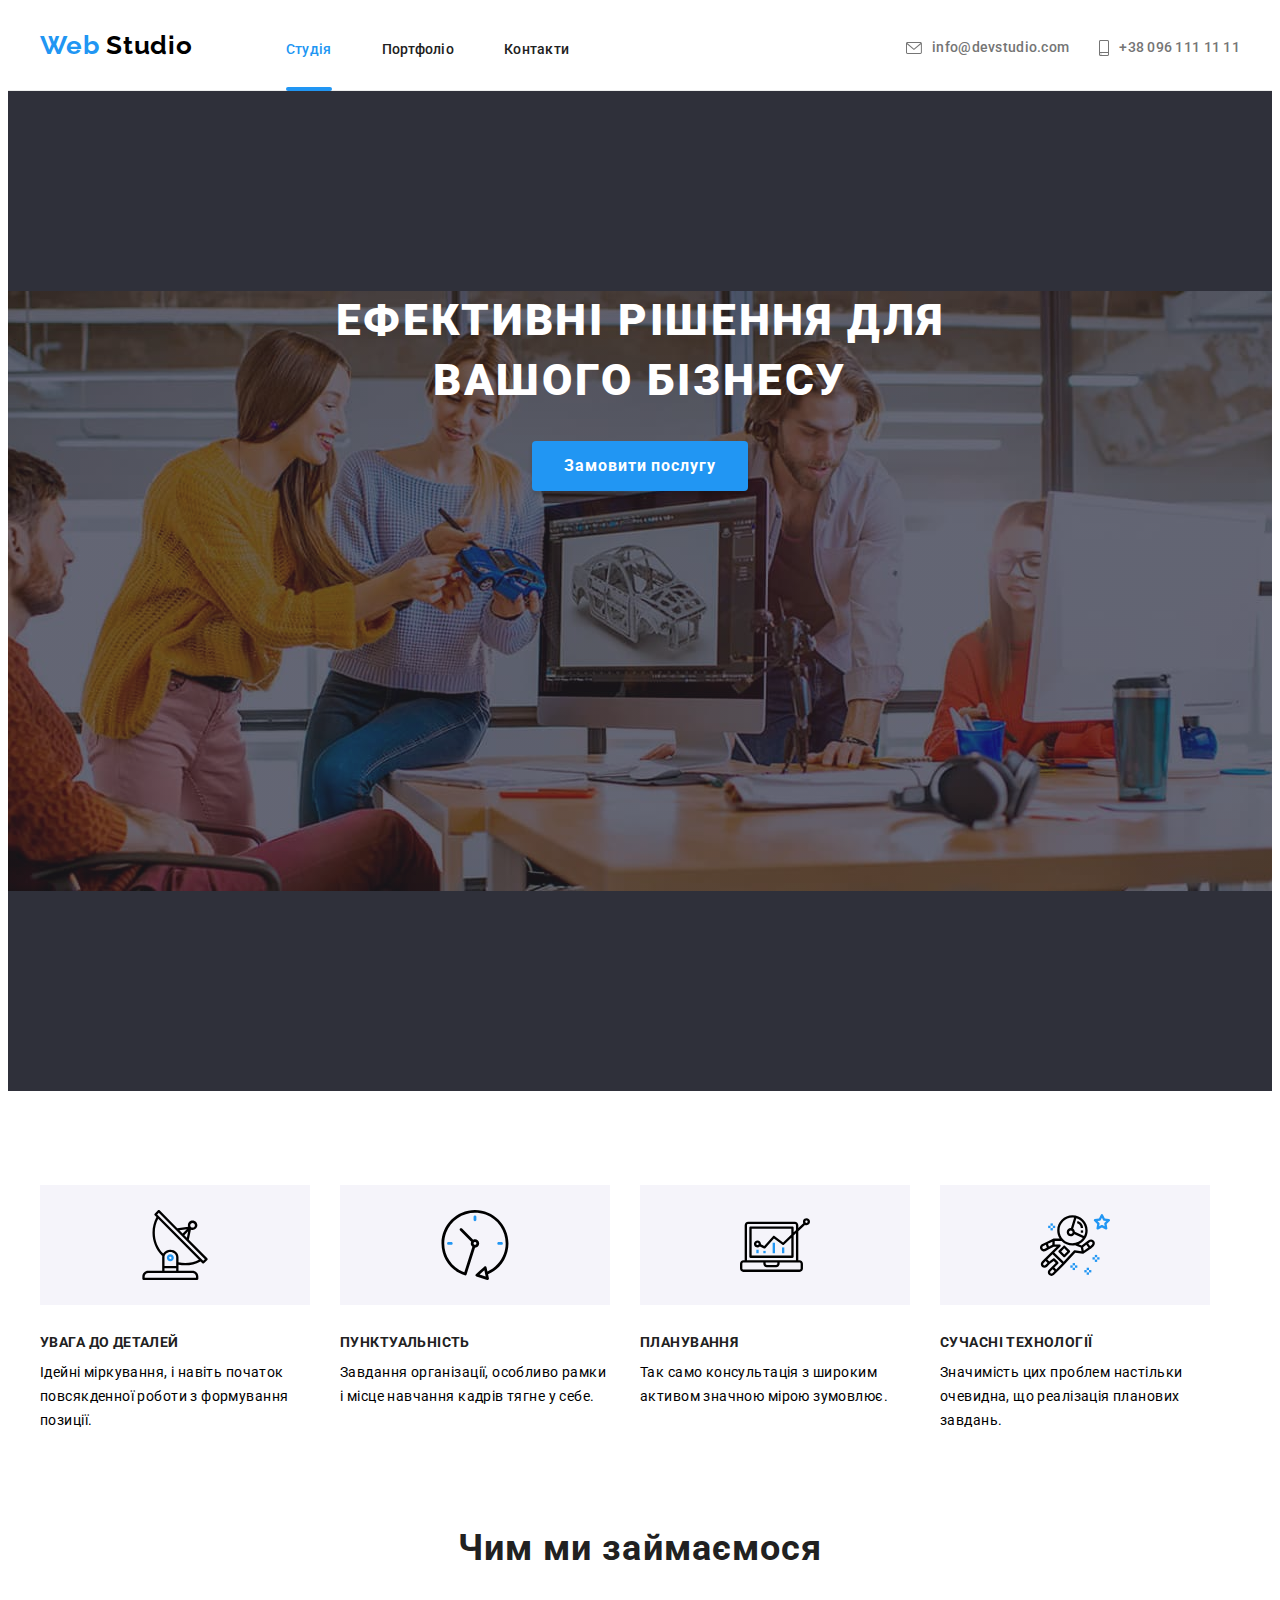
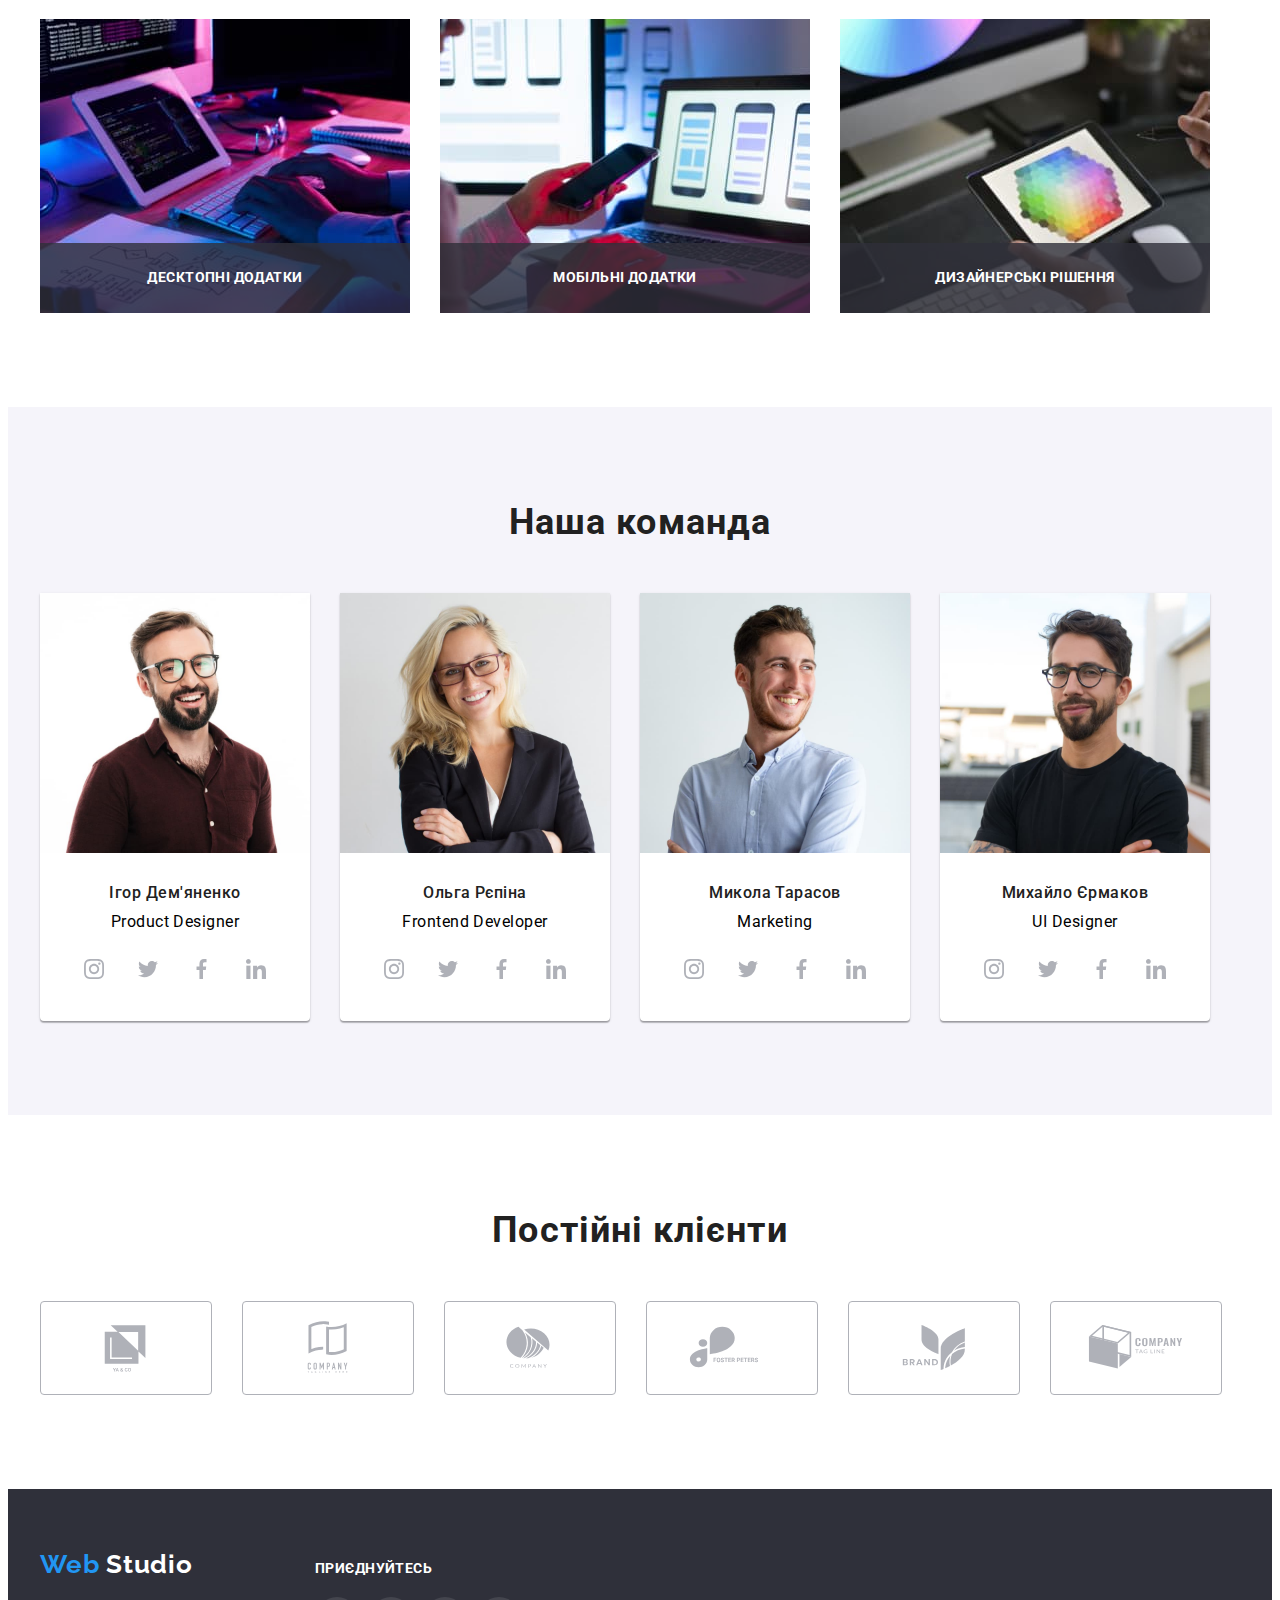
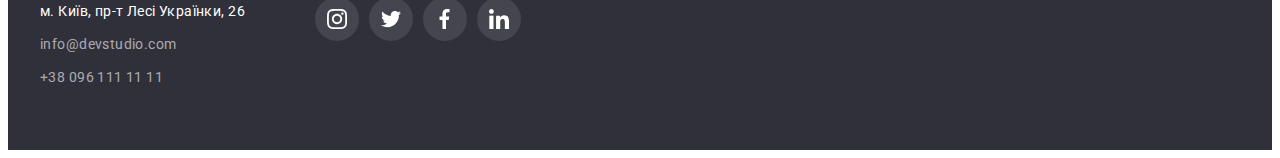
<file: index.html>
<!DOCTYPE html>
<html lang="uk">
	<head>
		<meta charset="UTF-8" />
		<meta http-equiv="X-UA-Compatible" content="IE=edge" />
		<meta name="viewport" content="width=device-width, initial-scale=1.0" />
		<title>Студія</title>
		<link
			href="https://fonts.googleapis.com/css2?family=Raleway:wght@700&family=Roboto:wght@400;500;700;900&display=swap"
			rel="stylesheet"
		/>
		<link
			rel="stylesheet"
			href="https://cdnjs.cloudflare.com/ajax/libs/modern-normalize/1.1.0/modern-normalize.min.css"
			integrity="sha512-wpPYUAdjBVSE4KJnH1VR1HeZfpl1ub8YT/NKx4PuQ5NmX2tKuGu6U/JRp5y+Y8XG2tV+wKQpNHVUX03MfMFn9Q=="
			crossorigin="anonymous"
			referrerpolicy="no-referrer"
		/>
		<link rel="stylesheet" href="./css/styles.css" />
	</head>
	<body>
		<header class="header">
			<div class="container">
				<nav class="nav">
					<a href="./index.html" lang="en" class="logo-header logo">
						<span class="logo-accent">Web</span>
						Studio
					</a>

					<ul class="site-nav list">
						<li class="item"><a href="./index.html" class="link current">Студія</a></li>
						<li class="item"><a href="./portfolio.html" class="link">Портфоліо</a></li>
						<li class="item"><a href="" class="link">Контакти</a></li>
					</ul>

					<ul class="auth-nav list">
						<li>
							<a class="auth-link link" href="mailto:info@devstudio.com">
								<svg class="header-icon" width="16" height="12">
									<use href="./images/icons.svg#icon-envelope"></use>
								</svg>
								<span>info@devstudio.com</span>
							</a>
						</li>
						<li>
							<a class="auth-link link" href="tel:+380961111111">
								<svg class="header-icon" width="10" height="16">
									<use href="./images/icons.svg#icon-smartphone"></use>
								</svg>
								<span>+38 096 111 11 11</span>
							</a>
						</li>
					</ul>
				</nav>
			</div>
		</header>

		<main>
			<!-- Hero -->
			<section class="hero">
				<div class="container">
					<h1 class="hero-title">
						Ефективні рішення для
						<br />
						вашого бізнесу
					</h1>
					<button class="button" type="button" data-modal-open>Замовити послугу</button>
				</div>
				<div class="backdrop is-hidden" data-modal>
					<div class="modal">
						<button type="button" class="close" data-modal-close>
							<svg class="close-icon" width="18" height="18">
							  <use href="./images/icons.svg#icon-close"></use>
							</svg>
						</button>
					</div>
				</div>
			</section>

			<!-- Особливості -->

			<section class="section">
				<div class="container">
					<h2 class="section-title visually-hidden">Особливості</h2>
					<ul class="features-list list">
						<li class="item">
							<div class="features-container">
								<svg class="features-icon" width="70" height="70">
									<use href="./images/icons.svg#icon-antenna"></use>
								</svg>
							</div>
							<h3 class="title">УВАГА ДО ДЕТАЛЕЙ</h3>
							<p class="description">Ідейні міркування, і навіть початок повсякденної роботи з формування позиції.</p>
						</li>
						<li class="item">
							<div class="features-container">
								<svg class="features-icon" width="70" height="70">
									<use href="./images/icons.svg#icon-clock"></use>
								</svg>
							</div>
							<h3 class="title">ПУНКТУАЛЬНІСТЬ</h3>
							<p class="description">Завдання організації, особливо рамки і місце навчання кадрів тягне у себе.</p>
						</li>
						<li class="item">
							<div class="features-container">
								<svg class="features-icon" width="70" height="70">
									<use href="./images/icons.svg#icon-diagram"></use>
								</svg>
							</div>
							<h3 class="title">ПЛАНУВАННЯ</h3>
							<p class="description">Так само консультація з широким активом значною мірою зумовлює.</p>
						</li>
						<li class="item">
							<div class="features-container">
								<svg class="features-icon" width="70" height="70">
									<use href="./images/icons.svg#icon-astronaut"></use>
								</svg>
							</div>
							<h3 class="title">СУЧАСНІ ТЕХНОЛОГІЇ</h3>
							<p class="description">Значимість цих проблем настільки очевидна, що реалізація планових завдань.</p>
						</li>
					</ul>
				</div>
			</section>

			<!-- Чим ми займаємося -->
			<section class="section works">
				<div class="container">
					<h2 class="section-title">Чим ми займаємося</h2>
					<ul class="examples list">
						<li class="examples-item">
							<img src="./images/img-block3-1.jpg" alt="Ноутбук і клавіатура" width="370" height="294" />
							<div class="examples-case"><h3 class="title">Десктопні додатки</h3></div>
						</li>
						<li class="examples-item">
							<img src="./images/img-block3-2.jpg" alt="Телефон" width="370" height="294" />
							<div class="examples-case"><h3 class="title">Мобільні додатки</h3></div>
						</li>
						<li class="examples-item">
							<img src="./images/img-block3-3.jpg" alt="Планшет" width="370" height="294" />
							<div class="examples-case"><h3 class="title">Дизайнерські рішення</h3></div>
						</li>
					</ul>
				</div>
			</section>

			<!-- Наша команда  -->
			<section class="section team-section">
				<div class="container">
					<h2 class="section-title">Наша команда</h2>
					<ul class="team list">
						<li class="team-block">
							<img class="img-team" src="./images/ihor.jpg" alt="Член команди Ігор" width="270" height="260" />
							<h3 class="team-title">Ігор Дем'яненко</h3>
							<p class="description">Product Designer</p>
							<ul class="socials list">
								<li class="socials-item">
									<a href="" class="socials-link" target="_blank" rel="noreferrer noopener" aria-label="Instagram-icon">
										<svg class="socials-icon" width="20" height="20">
											<use href="./images/icons.svg#icon-instagram"></use>
										</svg>
									</a>
								</li>
								<li class="socials-item">
									<a href="" class="socials-link" target="_blank" rel="noreferrer noopener" aria-label="Twitter-icon">
										<svg class="socials-icon" width="20" height="20">
											<use href="./images/icons.svg#icon-twitter"></use>
										</svg>
									</a>
								</li>
								<li class="socials-item">
									<a href="" class="socials-link" target="_blank" rel="noreferrer noopener" aria-label="Facebook-icon">
										<svg class="socials-icon" width="20" height="20">
											<use href="./images/icons.svg#icon-fecabook"></use>
										</svg>
									</a>
								</li>
								<li class="socials-item">
									<a href="" class="socials-link" target="_blank" rel="noreferrer noopener" aria-label="Linkedin-icon">
										<svg class="socials-icon" width="20" height="20">
											<use href="./images/icons.svg#icon-linkedin"></use>
										</svg>
									</a>
								</li>
							</ul>
						</li>
						<li class="team-block">
							<img class="img-team" src="./images/olga.jpg" alt="Член команди Ольга" width="270" height="260" />
							<h3 class="team-title">Ольга Рєпіна</h3>
							<p class="description">Frontend Developer</p>
							<ul class="socials list">
								<li class="socials-item">
									<a href="" class="socials-link" target="_blank" rel="noreferrer noopener" aria-label="Instagram-icon">
										<svg class="socials-icon" width="20" height="20">
											<use href="./images/icons.svg#icon-instagram"></use>
										</svg>
									</a>
								</li>
								<li class="socials-item">
									<a href="" class="socials-link" target="_blank" rel="noreferrer noopener" aria-label="Twitter-icon">
										<svg class="socials-icon" width="20" height="20">
											<use href="./images/icons.svg#icon-twitter"></use>
										</svg>
									</a>
								</li>
								<li class="socials-item">
									<a href="" class="socials-link" target="_blank" rel="noreferrer noopener" aria-label="Facebook-icon">
										<svg class="socials-icon" width="20" height="20">
											<use href="./images/icons.svg#icon-fecabook"></use>
										</svg>
									</a>
								</li>
								<li class="socials-item">
									<a href="" class="socials-link" target="_blank" rel="noreferrer noopener" aria-label="Linkedin-icon">
										<svg class="socials-icon" width="20" height="20">
											<use href="./images/icons.svg#icon-linkedin"></use>
										</svg>
									</a>
								</li>
							</ul>
						</li>
						<li class="team-block">
							<img class="img-team" src="./images/mykola.jpg" alt="Член команди Микола" width="270" height="260" />
							<h3 class="team-title">Микола Тарасов</h3>
							<p class="description">Marketing</p>
							<ul class="socials list">
								<li class="socials-item">
									<a href="" class="socials-link" target="_blank" rel="noreferrer noopener" aria-label="Instagram-icon">
										<svg class="socials-icon" width="20" height="20">
											<use href="./images/icons.svg#icon-instagram"></use>
										</svg>
									</a>
								</li>
								<li class="socials-item">
									<a href="" class="socials-link" target="_blank" rel="noreferrer noopener" aria-label="Twitter-icon">
										<svg class="socials-icon" width="20" height="20">
											<use href="./images/icons.svg#icon-twitter"></use>
										</svg>
									</a>
								</li>
								<li class="socials-item">
									<a href="" class="socials-link" target="_blank" rel="noreferrer noopener" aria-label="Facebook-icon">
										<svg class="socials-icon" width="20" height="20">
											<use href="./images/icons.svg#icon-fecabook"></use>
										</svg>
									</a>
								</li>
								<li class="socials-item">
									<a href="" class="socials-link" target="_blank" rel="noreferrer noopener" aria-label="Linkedin-icon">
										<svg class="socials-icon" width="20" height="20">
											<use href="./images/icons.svg#icon-linkedin"></use>
										</svg>
									</a>
								</li>
							</ul>
						</li>
						<li class="team-block">
							<img class="img-team" src="./images/mykhailo.jpg" alt="Член команди Михайло" width="270" height="260" />
							<h3 class="team-title">Михайло Єрмаков</h3>
							<p class="description">UI Designer</p>
							<ul class="socials list">
								<li class="socials-item">
									<a href="" class="socials-link" target="_blank" rel="noreferrer noopener" aria-label="Instagram-icon">
										<svg class="socials-icon" width="20" height="20">
											<use href="./images/icons.svg#icon-instagram"></use>
										</svg>
									</a>
								</li>
								<li class="socials-item">
									<a href="" class="socials-link" target="_blank" rel="noreferrer noopener" aria-label="Twitter-icon">
										<svg class="socials-icon" width="20" height="20">
											<use href="./images/icons.svg#icon-twitter"></use>
										</svg>
									</a>
								</li>
								<li class="socials-item">
									<a href="" class="socials-link" target="_blank" rel="noreferrer noopener" aria-label="Facebook-icon">
										<svg class="socials-icon" width="20" height="20">
											<use href="./images/icons.svg#icon-fecabook"></use>
										</svg>
									</a>
								</li>
								<li class="socials-item">
									<a href="" class="socials-link" target="_blank" rel="noreferrer noopener" aria-label="Linkedin-icon">
										<svg class="socials-icon" width="20" height="20">
											<use href="./images/icons.svg#icon-linkedin"></use>
										</svg>
									</a>
								</li>
							</ul>
						</li>
					</ul>
				</div>
			</section>

			<!-- Клієнти -->

			<section class="section">
				<div class="container">
					<h2 class="section-title">Постійні клієнти</h2>

					<ul class="clients-icons list">
						<li class="clients-container">
							<a href="" class="clients-link" target="_blank" rel="noreferrer noopener" aria-label="Company 1">
								<svg class="clients-icon" width="106" height="60">
									<use href="./images/icons.svg#icon-ya-co"></use>
								</svg>
							</a>
						</li>
						<li class="clients-container">
							<a href="" class="clients-link" target="_blank" rel="noreferrer noopener" aria-label="Company 2">
								<svg class="clients-icon" width="106" height="60">
									<use href="./images/icons.svg#icon-tagline-here"></use>
								</svg>
							</a>
						</li>
						<li class="clients-container">
							<a href="" class="clients-link" target="_blank" rel="noreferrer noopener" aria-label="Company 3">
								<svg class="clients-icon" width="106" height="60">
									<use href="./images/icons.svg#icon-company"></use>
								</svg>
							</a>
						</li>
						<li class="clients-container">
							<a href="" class="clients-link" target="_blank" rel="noreferrer noopener" aria-label="Company 4">
								<svg class="clients-icon" width="106" height="60">
									<use href="./images/icons.svg#icon-foster"></use>
								</svg>
							</a>
						</li>
						<li class="clients-container">
							<a href="" class="clients-link" target="_blank" rel="noreferrer noopener" aria-label="Company 5">
								<svg class="clients-icon" width="106" height="60">
									<use href="./images/icons.svg#icon-brand"></use>
								</svg>
							</a>
						</li>
						<li class="clients-container">
							<a href="" class="clients-link" target="_blank" rel="noreferrer noopener" aria-label="Company 6">
								<svg class="clients-icon" width="106" height="60">
									<use href="./images/icons.svg#icon-tag-line"></use>
								</svg>
							</a>
						</li>
					</ul>
					</div>
					<div class="clients-container">
						
					</div>
				</div>
			</section>
		</main>

		<footer class="footer">
			<div class="container">
				<div class="footer-flex">
					<div>
						<a class="logo-footer logo" href="./index.html" lang="en">
							<span class="logo-accent">Web</span>
							Studio
						</a>
						<address>
							<ul class="address list">
								<li class="item">
									<a
										href="https://www.google.com/maps/d/embed?mid=10uSM3H-mIU3GznYo2szRIEphczw&hl=en_US&ehbc=2E312F"
										target="_blank"
										rel="noopener noreferrer nofollow"
										class="location"
									>
										м. Київ, пр-т Лесі Українки, 26
									</a>
								</li>
								<li class="item"><a class="contact" href="mailto:info@devstudio.com">info@devstudio.com</a></li>
								<li class="item"><a class="contact" href="tel:+380961111111">+38 096 111 11 11</a></li>
							</ul>
						</address>
					</div>
					<div>
						<p class="footer-text">приєднуйтесь</p>
						<ul class="socials list">
							<li class="socials-item">
								<a
									href=""
									class="footer-link socials-link"
									target="_blank"
									rel="noreferrer noopener"
									aria-label="Instagram-icon"
								>
									<svg class="socials-icon" width="20" height="20">
										<use href="./images/icons.svg#icon-instagram"></use>
									</svg>
								</a>
							</li>
							<li class="socials-item">
								<a
									href=""
									class="footer-link socials-link"
									target="_blank"
									rel="noreferrer noopener"
									aria-label="Twitter-icon"
								>
									<svg class="socials-icon" width="20" height="20">
										<use href="./images/icons.svg#icon-twitter"></use>
									</svg>
								</a>
							</li>
							<li class="socials-item">
								<a
									href=""
									class="footer-link socials-link"
									target="_blank"
									rel="noreferrer noopener"
									aria-label="Facebook-icon"
								>
									<svg class="socials-icon" width="20" height="20">
										<use href="./images/icons.svg#icon-fecabook"></use>
									</svg>
								</a>
							</li>
							<li class="socials-item">
								<a
									href=""
									class="footer-link socials-link"
									target="_blank"
									rel="noreferrer noopener"
									aria-label="Linkedin-icon"
								>
									<svg class="socials-icon" width="20" height="20">
										<use href="./images/icons.svg#icon-linkedin"></use>
									</svg>
								</a>
							</li>
						</ul>
					</div>
				</div>
			</div>
		</footer>

		<script src="./modal.js"></script>
		
	</body>
</html>
</file>
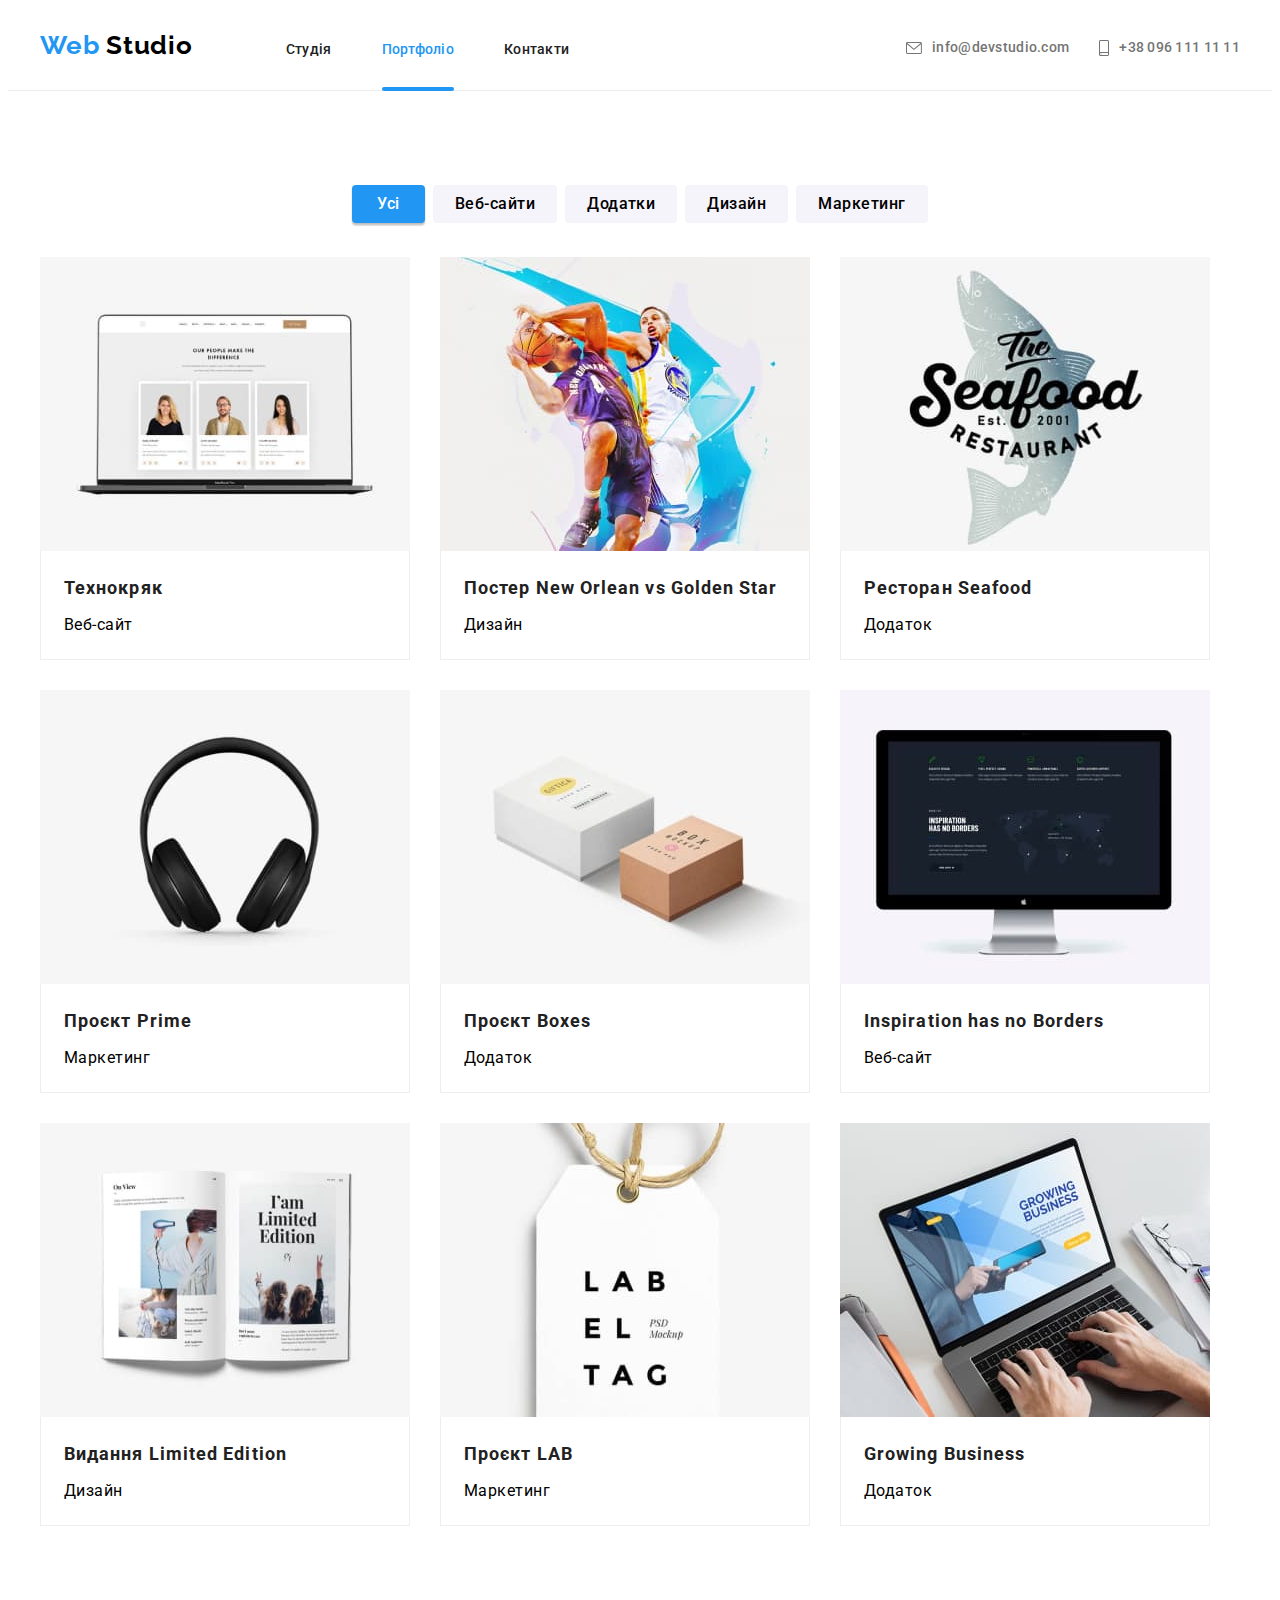
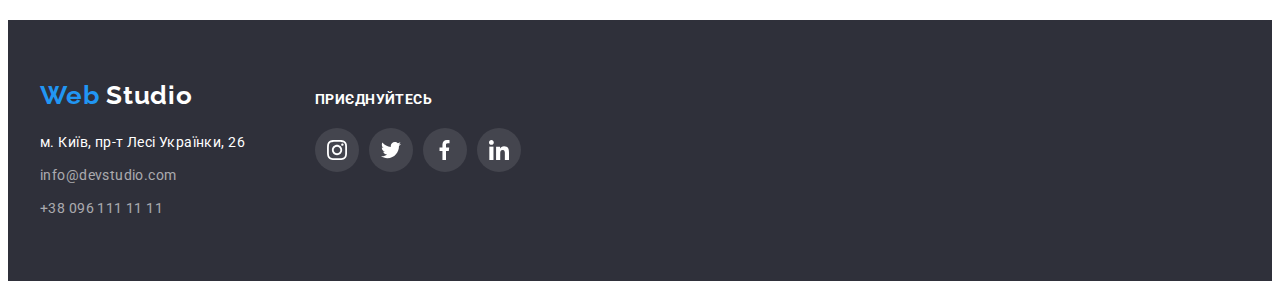
<file: portfolio.html>
<!DOCTYPE html>
<html lang="en">
	<head>
		<meta charset="UTF-8" />
		<meta http-equiv="X-UA-Compatible" content="IE=edge" />
		<meta name="viewport" content="width=device-width, initial-scale=1.0" />
		<title>Портфоліо</title>
		<link
			href="https://fonts.googleapis.com/css2?family=Raleway:wght@700&family=Roboto:wght@400;500;700;900&display=swap"
			rel="stylesheet"
		/>
		<link
			rel="stylesheet"
			href="https://cdnjs.cloudflare.com/ajax/libs/modern-normalize/1.1.0/modern-normalize.min.css"
			integrity="sha512-wpPYUAdjBVSE4KJnH1VR1HeZfpl1ub8YT/NKx4PuQ5NmX2tKuGu6U/JRp5y+Y8XG2tV+wKQpNHVUX03MfMFn9Q=="
			crossorigin="anonymous"
			referrerpolicy="no-referrer"
		/>
		<link rel="stylesheet" href="./css/styles.css" />
	</head>
	<body>
		<header class="header">
			<div class="container">
				<nav class="nav">
					<a href="./index.html" lang="en" class="logo-header logo">
						<span class="logo-accent">Web</span>
						Studio
					</a>

					<ul class="site-nav list">
						<li class="item"><a href="./index.html" class="link">Студія</a></li>
						<li class="item"><a href="./portfolio.html" class="link current">Портфоліо</a></li>
						<li class="item"><a href="" class="link">Контакти</a></li>
					</ul>

					<ul class="auth-nav list">
						<li>
							<a class="auth-link link" href="mailto:info@devstudio.com">
								<svg class="header-icon" width="16" height="12">
									<use href="./images/icons.svg#icon-envelope"></use>
								</svg>
								<span>info@devstudio.com</span>
							</a>
						</li>
						<li>
							<a class="auth-link link" href="tel:+380961111111">
								<svg class="header-icon" width="10" height="16">
									<use href="./images/icons.svg#icon-smartphone"></use>
								</svg>
								<span>+38 096 111 11 11</span>
							</a>
						</li>
					</ul>
				</nav>
			</div>
		</header>

		<main class="section">
			<div class="container">
				<h1 class="visually-hidden">Портфоліо</h1>
				<ul class="filter list">
					<li><button class="marker current" type="button">Усі</button></li>
					<li><button class="marker" type="button">Веб-сайти</button></li>
					<li><button class="marker" type="button">Додатки</button></li>
					<li><button class="marker" type="button">Дизайн</button></li>
					<li><button class="marker" type="button">Маркетинг</button></li>
				</ul>
				<ul class="portfolio list">
					<li class="portfolio-block">
						<a class="portfolio-link">
							<div class="portfolio-case">
								<img src="./images/technokryak.jpg" alt="Дизайн Технокряк" width="370" height="294" />
								<div class="container-description">
									<p class="hover-description">
										Ресурс пропонує комплексні пропозиції з різним рівнем функціоналу та сервісів. Все це дозволить
										відвідувачу отримати вичерпні відомості про компанію чи приватну особу.
									</p>
								</div>
							</div>
							<div class="text">
								<h2 class="title">Технокряк</h2>
								<p class="description">Веб-сайт</p>
							</div>
						</a>
					</li>
					<li class="portfolio-block">
						<a class="portfolio-link">
							<div class="portfolio-case">
								<img src="./images/new-orlean.jpg" alt="Дизайн Технокряк" width="370" height="294" />
								<div class="container-description">
									<p class="hover-description">
										Ресурс пропонує комплексні пропозиції з різним рівнем функціоналу та сервісів. Все це дозволить
										відвідувачу отримати вичерпні відомості про компанію чи приватну особу.
									</p>
								</div>
							</div>
							<div class="text">
								<h2 class="title">Постер New Orlean vs Golden Star</h2>
								<p class="description">Дизайн</p>
							</div>
						</a>
					</li>
					<li class="portfolio-block">
						<a class="portfolio-link">
							<div class="portfolio-case">
								<img src="./images/seafood.jpg" alt="Дизайн Технокряк" width="370" height="294" />
								<div class="container-description">
									<p class="hover-description">
										Ресурс пропонує комплексні пропозиції з різним рівнем функціоналу та сервісів. Все це дозволить
										відвідувачу отримати вичерпні відомості про компанію чи приватну особу.
									</p>
								</div>
							</div>
							<div class="text">
								<h2 class="title">Ресторан Seafood</h2>
								<p class="description">Додаток</p>
							</div>
						</a>
					</li>
					<li class="portfolio-block">
						<a class="portfolio-link">
							<div class="portfolio-case">
								<img src="./images/prime.jpg" alt="Дизайн Технокряк" width="370" height="294" />
								<div class="container-description">
									<p class="hover-description">
										Ресурс пропонує комплексні пропозиції з різним рівнем функціоналу та сервісів. Все це дозволить
										відвідувачу отримати вичерпні відомості про компанію чи приватну особу.
									</p>
								</div>
							</div>
							<div class="text">
								<h2 class="title">Проєкт Prime</h2>
								<p class="description">Маркетинг</p>
							</div>
						</a>
					</li>
					<li>
						<a class="portfolio-link">
							<div class="portfolio-case">
								<img src="./images/boxes.jpg" alt="Дизайн Технокряк" width="370" height="294" />
								<div class="container-description">
									<p class="hover-description">
										Ресурс пропонує комплексні пропозиції з різним рівнем функціоналу та сервісів. Все це дозволить
										відвідувачу отримати вичерпні відомості про компанію чи приватну особу.
									</p>
								</div>
							</div>
							<div class="text">
								<h2 class="title">Проєкт Boxes</h2>
								<p class="description">Додаток</p>
							</div>
						</a>
					</li>
					<li>
						<a class="portfolio-link">
							<div class="portfolio-case">
								<img src="./images/inspiration.jpg" alt="Дизайн Технокряк" width="370" height="294" />
								<div class="container-description">
									<p class="hover-description">
										Ресурс пропонує комплексні пропозиції з різним рівнем функціоналу та сервісів. Все це дозволить
										відвідувачу отримати вичерпні відомості про компанію чи приватну особу.
									</p>
								</div>
							</div>
							<div class="text">
								<h2 class="title">Inspiration has no Borders</h2>
								<p class="description">Веб-сайт</p>
							</div>
						</a>
					</li>
					<li>
						<a class="portfolio-link">
							<div class="portfolio-case">
								<img src="./images/limited.jpg" alt="Дизайн Технокряк" width="370" height="294" />
								<div class="container-description">
									<p class="hover-description">
										Ресурс пропонує комплексні пропозиції з різним рівнем функціоналу та сервісів. Все це дозволить
										відвідувачу отримати вичерпні відомості про компанію чи приватну особу.
									</p>
								</div>
							</div>
							<div class="text">
								<h2 class="title">Видання Limited Edition</h2>
								<p class="description">Дизайн</p>
							</div>
						</a>
					</li>
					<li class="portfolio-block">
						<a class="portfolio-link">
							<div class="portfolio-case">
								<img src="./images/lab.jpg" alt="Дизайн Технокряк" width="370" height="294" />
								<div class="container-description">
									<p class="hover-description">
										Ресурс пропонує комплексні пропозиції з різним рівнем функціоналу та сервісів. Все це дозволить
										відвідувачу отримати вичерпні відомості про компанію чи приватну особу.
									</p>
								</div>
							</div>
							<div class="text">
								<h2 class="title">Проєкт LAB</h2>
								<p class="description">Маркетинг</p>
							</div>
						</a>
					</li>
					<li class="portfolio-block">
						<a class="portfolio-link">
							<div class="portfolio-case">
								<img src="./images/growing.jpg" alt="Дизайн Технокряк" width="370" height="294" />
								<div class="container-description">
									<p class="hover-description">
										Ресурс пропонує комплексні пропозиції з різним рівнем функціоналу та сервісів. Все це дозволить
										відвідувачу отримати вичерпні відомості про компанію чи приватну особу.
									</p>
								</div>
							</div>
							<div class="text">
								<h2 class="title">Growing Business</h2>
								<p class="description">Додаток</p>
							</div>
						</a>
					</li>
				</ul>
			</div>
		</main>

		<footer class="footer">
			<div class="container">
				<div class="footer-flex">
					<div>
						<a class="logo-footer logo" href="./index.html" lang="en">
							<span class="logo-accent">Web</span>
							Studio
						</a>
						<address>
							<ul class="address list">
								<li class="item">
									<a
										href="https://www.google.com/maps/d/embed?mid=10uSM3H-mIU3GznYo2szRIEphczw&hl=en_US&ehbc=2E312F"
										target="_blank"
										rel="noopener noreferrer nofollow"
										class="location"
									>
										м. Київ, пр-т Лесі Українки, 26
									</a>
								</li>
								<li class="item"><a class="contact" href="mailto:info@devstudio.com">info@devstudio.com</a></li>
								<li class="item"><a class="contact" href="tel:+380961111111">+38 096 111 11 11</a></li>
							</ul>
						</address>
					</div>
					<div>
						<p class="footer-text">приєднуйтесь</p>
						<ul class="socials list">
							<li class="socials-item">
								<a
									href=""
									class="footer-link socials-link"
									target="_blank"
									rel="noreferrer noopener"
									aria-label="Instagram-icon"
								>
									<svg class="socials-icon" width="20" height="20">
										<use href="./images/icons.svg#icon-instagram"></use>
									</svg>
								</a>
							</li>
							<li class="socials-item">
								<a
									href=""
									class="footer-link socials-link"
									target="_blank"
									rel="noreferrer noopener"
									aria-label="Twitter-icon"
								>
									<svg class="socials-icon" width="20" height="20">
										<use href="./images/icons.svg#icon-twitter"></use>
									</svg>
								</a>
							</li>
							<li class="socials-item">
								<a
									href=""
									class="footer-link socials-link"
									target="_blank"
									rel="noreferrer noopener"
									aria-label="Facebook-icon"
								>
									<svg class="socials-icon" width="20" height="20">
										<use href="./images/icons.svg#icon-fecabook"></use>
									</svg>
								</a>
							</li>
							<li class="socials-item">
								<a
									href=""
									class="footer-link socials-link"
									target="_blank"
									rel="noreferrer noopener"
									aria-label="Linkedin-icon"
								>
									<svg class="socials-icon" width="20" height="20">
										<use href="./images/icons.svg#icon-linkedin"></use>
									</svg>
								</a>
							</li>
						</ul>
					</div>
				</div>
			</div>
		</footer>
	</body>
</html>
</file>
<file: css/styles.css>
/* колір основного тексту #757575 */
/*  другий колір #212121*/
/* білий #FFFFFF */
/* колір адрси у футорі rgba(255, 255, 255, 0.6) */
/* колір акценту #2196F3 */
/* другий колір фону #2F303A */

:root {
	/* Colors */
	--primary-text-color: #757575;
	--title-text-color: #212121;
	--accent: #2196f3;
	--address-color: rgba(255, 255, 255, 0.6);
	--second-bcg-color: #2f303a;
	--third-bcg-color: #f5f4fa;
	--white: #ffffff;
	--gradient: rgba(47, 48, 58, 0.4);
	--icons: #afb1b8;
	--backdrop: rgba(0, 0, 0, 0.2);

	/* Others */
	--indent: 30px;
	--items: 3;
	--timing-function: cubic-bezier(0.4, 0, 0.2, 1);
}

.list {
	list-style: none;
}

h1,
h2,
h3,
h4,
h5,
h6,
p,
ul {
	margin: 0;
	padding: 0;
}

img {
	display: block;
	max-width: 100%;
	height: auto;
}

body {
	background-color: var(--white);
	color: var(--primaru-text-color);

	font-family: Roboto, sans-serif;
}

.container {
	width: 1200px;
	padding-left: 15px;
	padding-right: 15px;
	margin: 0 auto;
}

/* Header */
.header {
	padding-top: 0;
	padding-bottom: 0;

	border-style: solid;
	border-color: #ececec;
	border-right-width: 0;
	border-top-width: 0;
	border-left-width: 0;
	border-bottom-width: 1px;
}

/* Logo */

.nav {
	display: flex;
	align-items: baseline;
}

.logo {
	text-decoration: none;
	font-family: Raleway, sans-serif;

	font-weight: 700;
	font-size: 26px;
	line-height: 1.19;
	letter-spacing: 0.03em;
}

.logo-header {
	color: #000000;
}
.logo-accent {
	color: var(--accent);
}

/* Site nav */
.site-nav {
	display: flex;
	margin-left: 93px;
}

.auth-nav {
	display: flex;
	align-items: center;
	margin-left: auto;
	gap: var(--indent);
}

.site-nav .item:not(:last-child) {
	margin-right: 50px;
}

.auth-nav .item:not(:last-child) {
	margin-right: 50px;
}

.site-nav,
.auth-nav {
	font-weight: 500;
	font-size: 14px;
	line-height: 1.14;
	letter-spacing: 0.02em;
}

.site-nav .link {
	display: block;
	padding-top: 32px;
	padding-bottom: 32px;

	color: var(--title-text-color);
	text-decoration: none;

	transition: color 250ms var(--timing-function);
}

.auth-link {
	display: flex;
	align-items: center;
	gap: 10px;
	padding-top: 32px;
	padding-bottom: 32px;

	color: var(--primary-text-color);
	text-decoration: none;

	transition: color 250ms var(--timing-function);
}

.header-icon {
	fill: currentColor;
}

.site-nav .link:hover,
.site-nav .link:focus,
.auth-nav .link:hover,
.auth-nav .link:focus {
	color: var(--accent);
}

.site-nav .link.current {
	position: relative;
	color: var(--accent);
}

.site-nav .link.current::after {
	position: absolute;
	left: 0;
	bottom: 0;
	transform: translateY(1px);

	content: "";
	display: inline-block;
	width: 100%;
	height: 4px;
	background-color: var(--accent);
	border-radius: 2px;
}

/* Hero */
.hero {
	max-width: 1600px;
	height: 600px;
	margin: 0 auto;
	padding-top: 200px;
	padding-bottom: 200px;
	background-color: var(--second-bcg-color);
	background-image: linear-gradient(to left, var(--gradient), var(--gradient)), url(../images/hero.jpg);
	background-repeat: no-repeat;
	background-position: center;
}

.hero-title {
	margin-bottom: 30px;

	color: var(--white);

	font-weight: 900;
	font-size: 44px;
	line-height: 1.36;
	text-align: center;
	letter-spacing: 0.06em;
	text-transform: uppercase;
}

.button {
	margin-left: auto;
	margin-right: auto;
	padding: 10px 32px;
	border: 0;
	box-shadow: 0px 4px 4px rgba(0, 0, 0, 0.15);
	border-radius: 4px;

	background-color: var(--accent);
	color: var(--white);

	font-family: "Roboto";
	font-style: normal;
	font-weight: 700;
	font-size: 16px;
	line-height: 1.88;
	display: flex;
	align-items: center;
	text-align: center;
	letter-spacing: 0.06em;

	transition: transform 250ms var(--timing-function);
	transform: scale(1);
}

.button:hover,
.button:focus {
	transform: scale(1.1);
}

/* Modal */

.backdrop {
	position: fixed;
	top: 0;
	left: 0;
	width: 100%;
	height: 100%;

	background-color: var(--backdrop);
	opacity: 1;
	transition: opacity 250ms var(--timing-function), visibility 250ms var(--timing-function);

	z-index: 100;
}

.backdrop.is-hidden {
	visibility: hidden;
	opacity: 0;
	pointer-events: none;
}

.backdrop.is-hidden .modal {
	transform: translate(-50%, -50%) scale(0.8);
}

.modal {
	position: absolute;
	top: 50%;
	left: 50%;
	transform: translate(-50%, -50%) scale(1);

	min-width: 528px;
	min-height: 581px;
	padding: 15px;

	background-color: var(--white);

	transition: transform 250ms var(--timing-function);

	z-index: 1000;
}

.close {
	display: flex;
	justify-content: center;
	align-items: center;

	margin-left: auto;

	width: 30px;
	height: 30px;
	border: 1px solid rgba(0, 0, 0, 0.1);
	border-radius: 50%;
	background-color: var(--white);
}

/* Sections */

.section {
	padding-top: 94px;
	padding-bottom: 94px;
}

.section-title {
	margin-bottom: 50px;

	color: var(--title-text-color);

	font-size: 36px;
	line-height: 1.17;
	text-align: center;
	letter-spacing: 0.03em;
}

/* Features */

.visually-hidden {
	position: absolute;
	white-space: nowrap;
	width: 1px;
	height: 1px;
	overflow: hidden;
	border: 0;
	padding: 0;
	clip: rect(0 0 0 0);
	clip-path: inset(50%);
	margin: -1px;
}

.features-container {
	display: flex;
	justify-content: center;
	align-items: center;
	width: 270px;
	height: 120px;

	margin-bottom: 30px;

	background-color: var(--third-bcg-color);
}

.features-list {
	display: flex;
	gap: var(--indent);
}

.features-list .item {
	--items: 4;
	flex-basis: calc((100%- (var(--items)-1) * var(--indent)) / var(--items));
}

.features-list .title {
	padding-bottom: 10px;

	color: var(--title-text-color);

	font-size: 14px;
	line-height: 1.14;
	letter-spacing: 0.03em;
	text-transform: uppercase;
}

.features-list .description {
	width: 270px;

	font-size: 14px;
	line-height: 1.71;
	letter-spacing: 0.03em;
}

/* Examples */

.works {
	padding-top: 0;
}

.examples {
	display: flex;
	gap: 30px;
}

.examples-item {
	position: relative;
}

.examples-case {
	position: absolute;
	bottom: 0;
	left: 0;

	display: flex;
	width: 100%;
	min-height: 70px;
	align-items: center;
	justify-content: center;

	background-color: rgba(47, 48, 58, 0.8);

	z-index: 10;
}

.examples-case .title {
	font-size: 14px;
	line-height: 1.14;
	text-align: center;
	letter-spacing: 0.03em;
	text-transform: uppercase;

	color: var(--white);
}

/* Team */

.team-section {
	background-color: var(--third-bcg-color);
}

.team-block {
	width: 270px;
	height: 428px;
	background: var(--white);
	box-shadow: 0px 1px 3px rgba(0, 0, 0, 0.12), 0px 1px 1px rgba(0, 0, 0, 0.14), 0px 2px 1px rgba(0, 0, 0, 0.2);
	border-radius: 0px 0px 4px 4px;
}

.img-team {
	margin-bottom: 30px;
}

.team {
	display: flex;
	gap: var(--indent);
}

.team-title {
	margin-bottom: 10px;

	color: var(--title-text-color);

	font-weight: 500;
	font-size: 16px;
	line-height: 1.19;
	text-align: center;
	letter-spacing: 0.03em;
}

.team .description {
	margin-bottom: 16px;

	font-size: 16px;
	line-height: 1.19;
	text-align: center;
	letter-spacing: 0.03em;
}

.socials {
	display: flex;
	justify-content: center;
	align-items: center;
	gap: 10px;
}

.socials-link {
	display: flex;
	justify-content: center;
	align-items: center;
	width: 44px;
	height: 44px;
	border-radius: 50%;

	color: var(--icons);
	transition: color 250ms var(--timing-function), background-color 250ms var(--timing-function);
}

.socials-icon {
	display: block;
	fill: currentColor;
}

.socials-link:hover,
.socials-link:focus {
	background-color: var(--accent);
	color: var(--white);
}

/* Clients */

.clients-icons {
	display: flex;
	align-items: center;
	gap: var(--indent);
}

.clients-link {
	display: flex;
	justify-content: center;
	align-items: center;

	width: 170px;
	height: 92px;

	color: var(--icons);
	border: 1px solid #afb1b8;
	border-radius: 4px;

	transition: color 250ms var(--timing-function), border 250ms var(--timing-function);
}

.clients-icon {
	display: block;
	fill: currentColor;
}

.clients-link:hover,
.clients-link:focus {
	color: var(--accent);
	border: 1px solid var(--accent);
}

/* Footer */

.footer {
	background-color: var(--second-bcg-color);
	padding-top: 60px;
	padding-bottom: 60px;
}

.logo-footer {
	display: inline-block;
	margin-bottom: 20px;

	color: var(--white);
}

.address .item:not(:last-child) {
	margin-bottom: 9px;
}

.location {
	color: var(--white);

	text-decoration: none;

	font-family: "Roboto";
	font-style: normal;
	font-weight: 400;
	font-size: 14px;
	line-height: 1.71;
	letter-spacing: 0.03em;
}

.contact {
	color: var(--address-color);

	text-decoration: none;

	font-family: "Roboto";
	font-style: normal;
	font-weight: 400;
	font-size: 14px;
	line-height: 1.71;
	letter-spacing: 0.03em;
}

.footer-flex {
	display: flex;
	gap: 70px;
	align-items: baseline;
}

.footer-text {
	margin-bottom: 20px;

	font-weight: 700;
	font-size: 14px;
	line-height: 1.14;
	letter-spacing: 0.03em;
	text-transform: uppercase;

	color: var(--white);
}

.footer-link {
	color: var(--white);
	background-color: rgba(255, 255, 255, 0.1);

	transition: background-color 250ms var(--timing-function);
}

.footer-link .socials-icon {
	display: block;
	fill: currentColor;
}

/* Portfolio */

.filter {
	display: flex;
	gap: 8px;
	justify-content: center;
	margin-bottom: 34px;
}

.filter .marker {
	padding: 6px 22px;
	border: 0;
	border-radius: 4px;

	background: var(--third-bcg-color);
	color: var (--title-text-color);
	font-family: "Roboto";
	font-style: normal;
	font-weight: 500;
	font-size: 16px;
	line-height: 1.62;
	text-align: center;
	letter-spacing: 0.03em;

	transition: background-color 250ms var(--timing-function), color 250ms var(--timing-function);
}

.filter .marker:hover,
.filter .marker:focus {
	box-shadow: 0px 3px 1px rgba(0, 0, 0, 0.1), 0px 1px 2px rgba(0, 0, 0, 0.08), 0px 2px 2px rgba(0, 0, 0, 0.12);

	background-color: var(--accent);
	color: var(--white);
}

.marker.current {
	padding: 6px 25px;
	box-shadow: 0px 3px 1px rgba(0, 0, 0, 0.1), 0px 1px 2px rgba(0, 0, 0, 0.08), 0px 2px 2px rgba(0, 0, 0, 0.12);

	background-color: var(--accent);
	color: var(--white);
}

.portfolio {
	display: flex;
	flex-wrap: wrap;
	gap: var(--indent);
}

.portfolio-link {
	transition: box-shadow 250ms var(--timing-function);
}

.portfolio-block {
	flex-basis: calc((100%- (var(--items)-1) * var(--indent)) / var(--items));
}

.portfolio-case {
	position: relative;
	overflow: hidden;

	width: 370px;
	height: 294px;
}

.container-description {
	position: absolute;
	top: 0;
	left: 0;

	display: flex;
	justify-content: center;
	align-items: center;

	min-width: 100%;
	height: 294px;
	padding: 24px;

	background-color: rgba(33, 150, 243, 0.9);
	color: var(--white);

	transition: transform 250ms var(--timing-function);
	transform: translateY(100%);
}

.portfolio-link:hover .container-description {
	transform: translateY(0%);
}

.portfolio-link:hover,
.portfolio-link:focus {
	display: block;
	box-shadow: 0px 1px 1px rgba(0, 0, 0, 0.12), 0px 4px 4px rgba(0, 0, 0, 0.06), 1px 4px 6px rgba(0, 0, 0, 0.16);
	transform: translateY(0%);
}

.hover-description {
	font-weight: 400;
	font-size: 18px;
	line-height: 1.56;
	letter-spacing: 0.03em;
}

.text {
	padding: 19px 23px;
	border: solid #eeeeee;
	border-right-width: 1px;
	border-bottom-width: 1px;
	border-left-width: 1px;
	border-top-width: 0;
}

.portfolio .title {
	margin-bottom: 4px;
	color: var(--title-text-color);

	font-size: 18px;
	line-height: 2;
	letter-spacing: 0.06em;
}

.portfolio .description {
	font-size: 16px;
	line-height: 1.88;
	letter-spacing: 0.03em;
}
</file>
